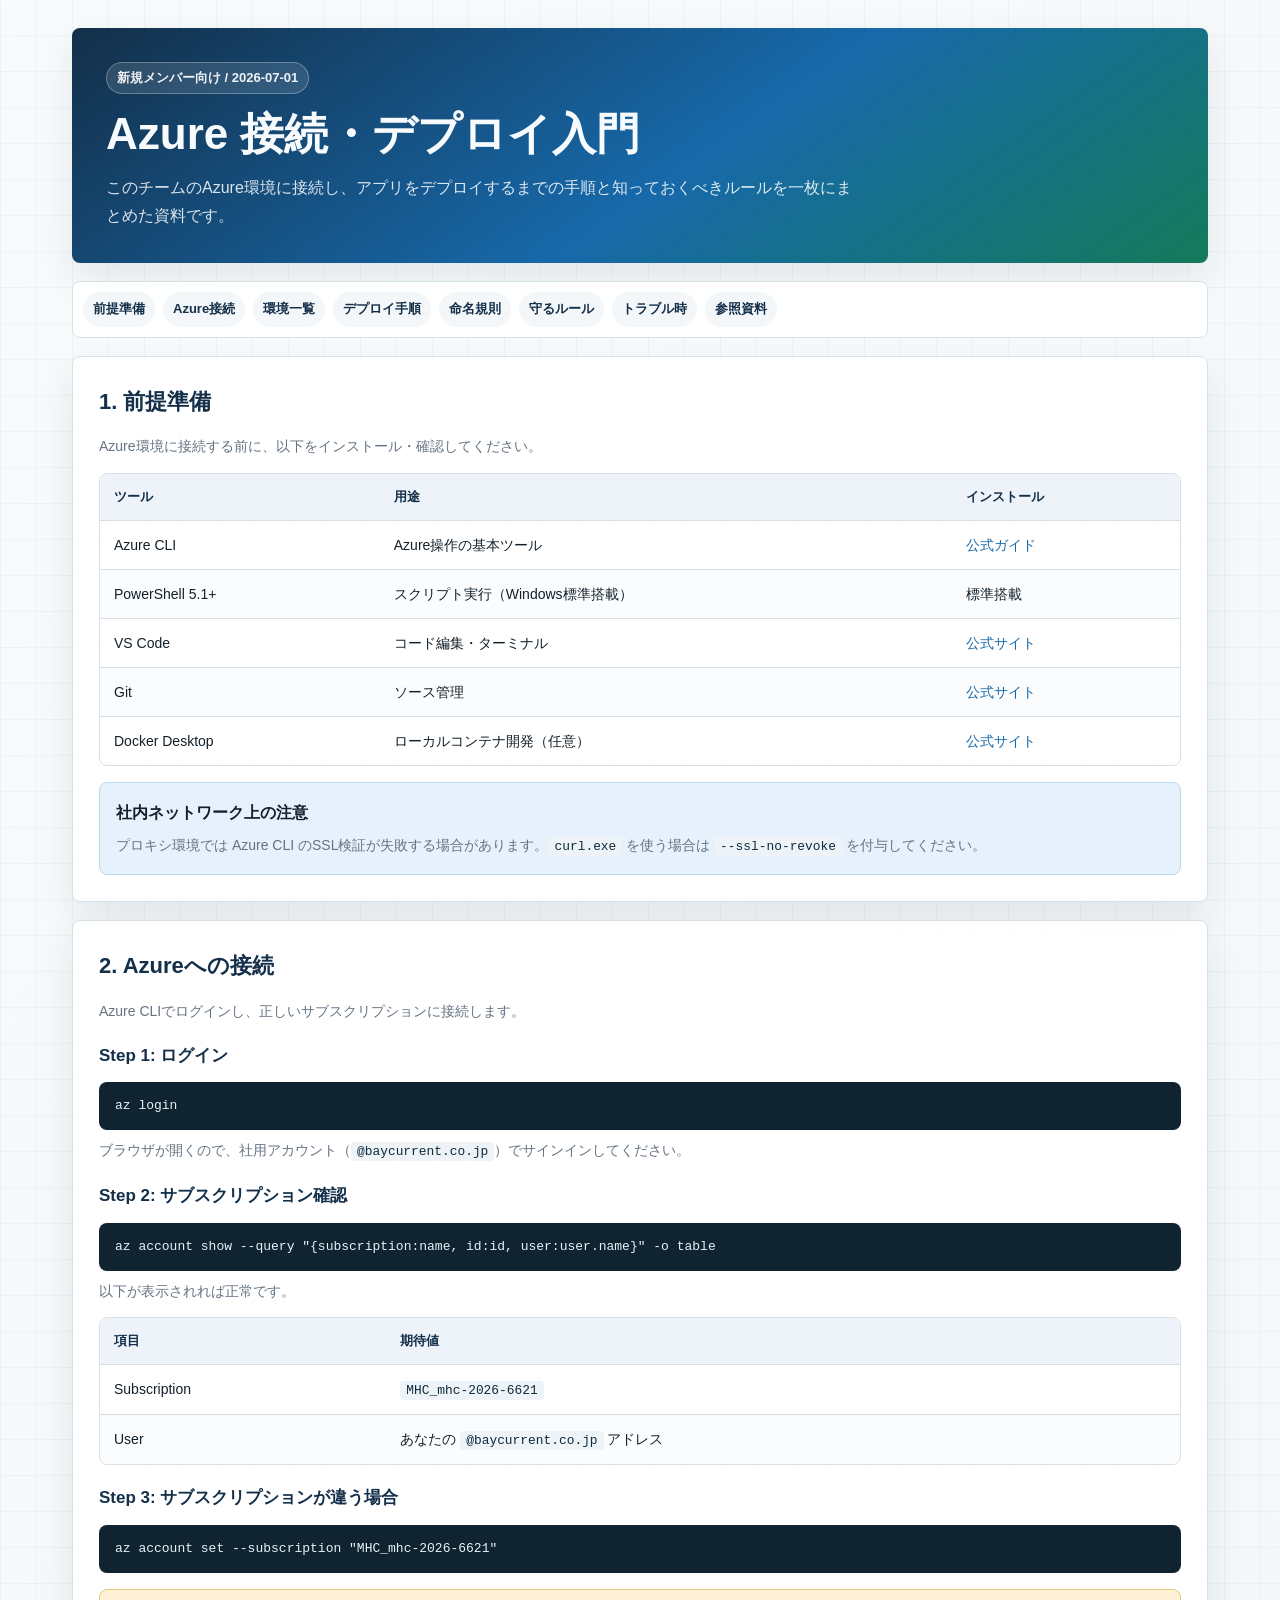
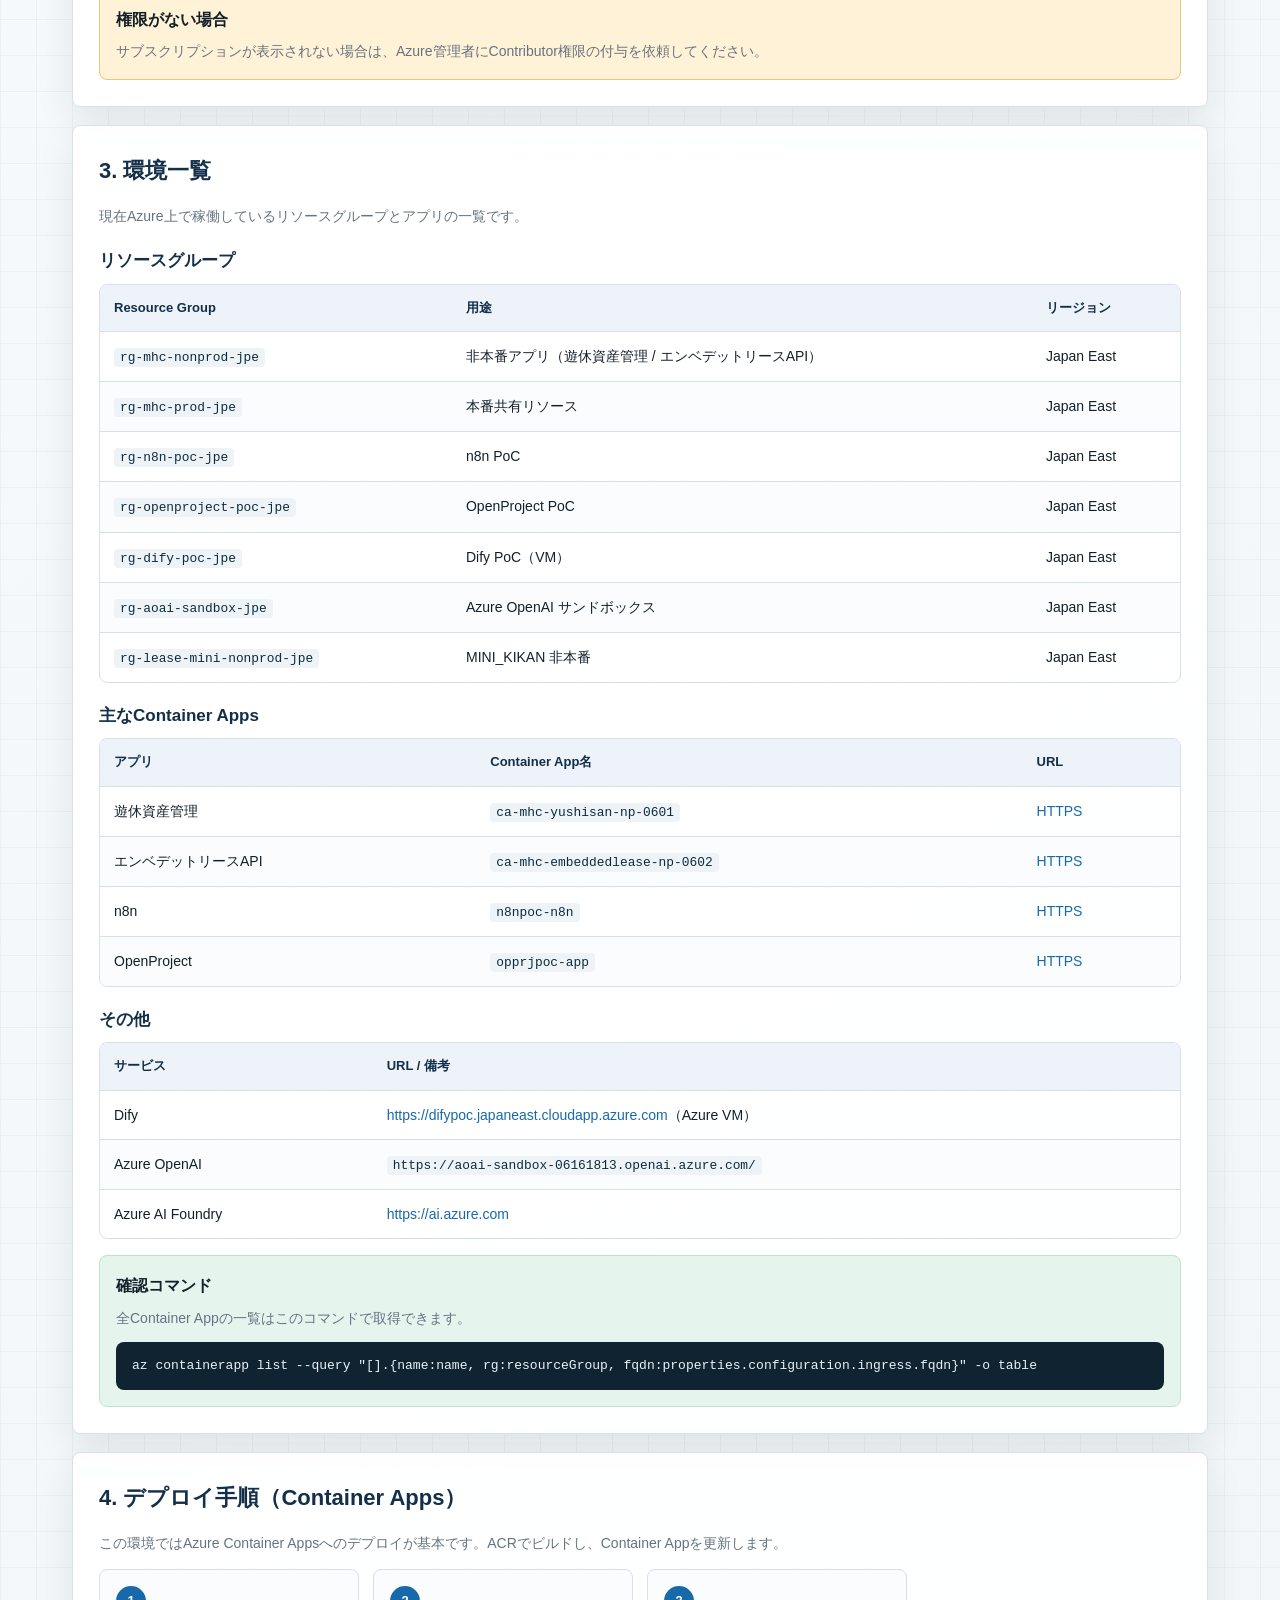
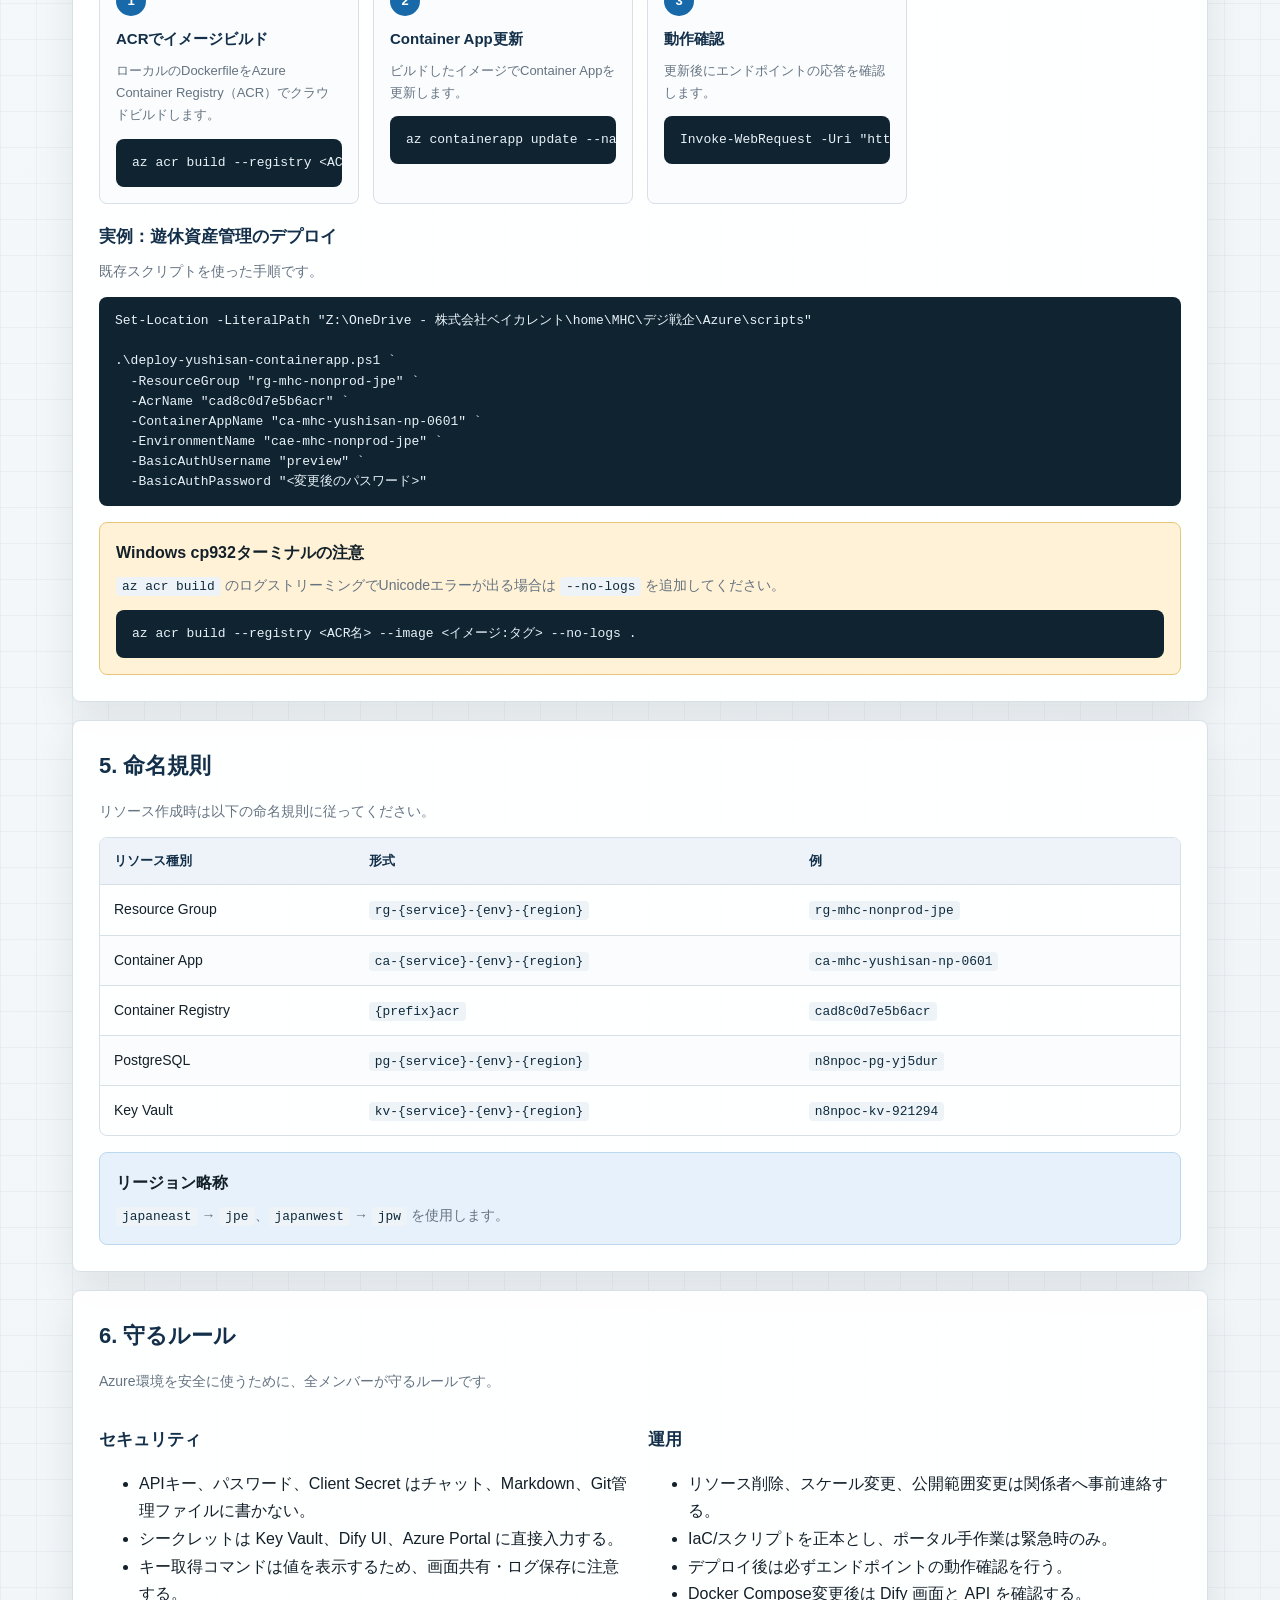
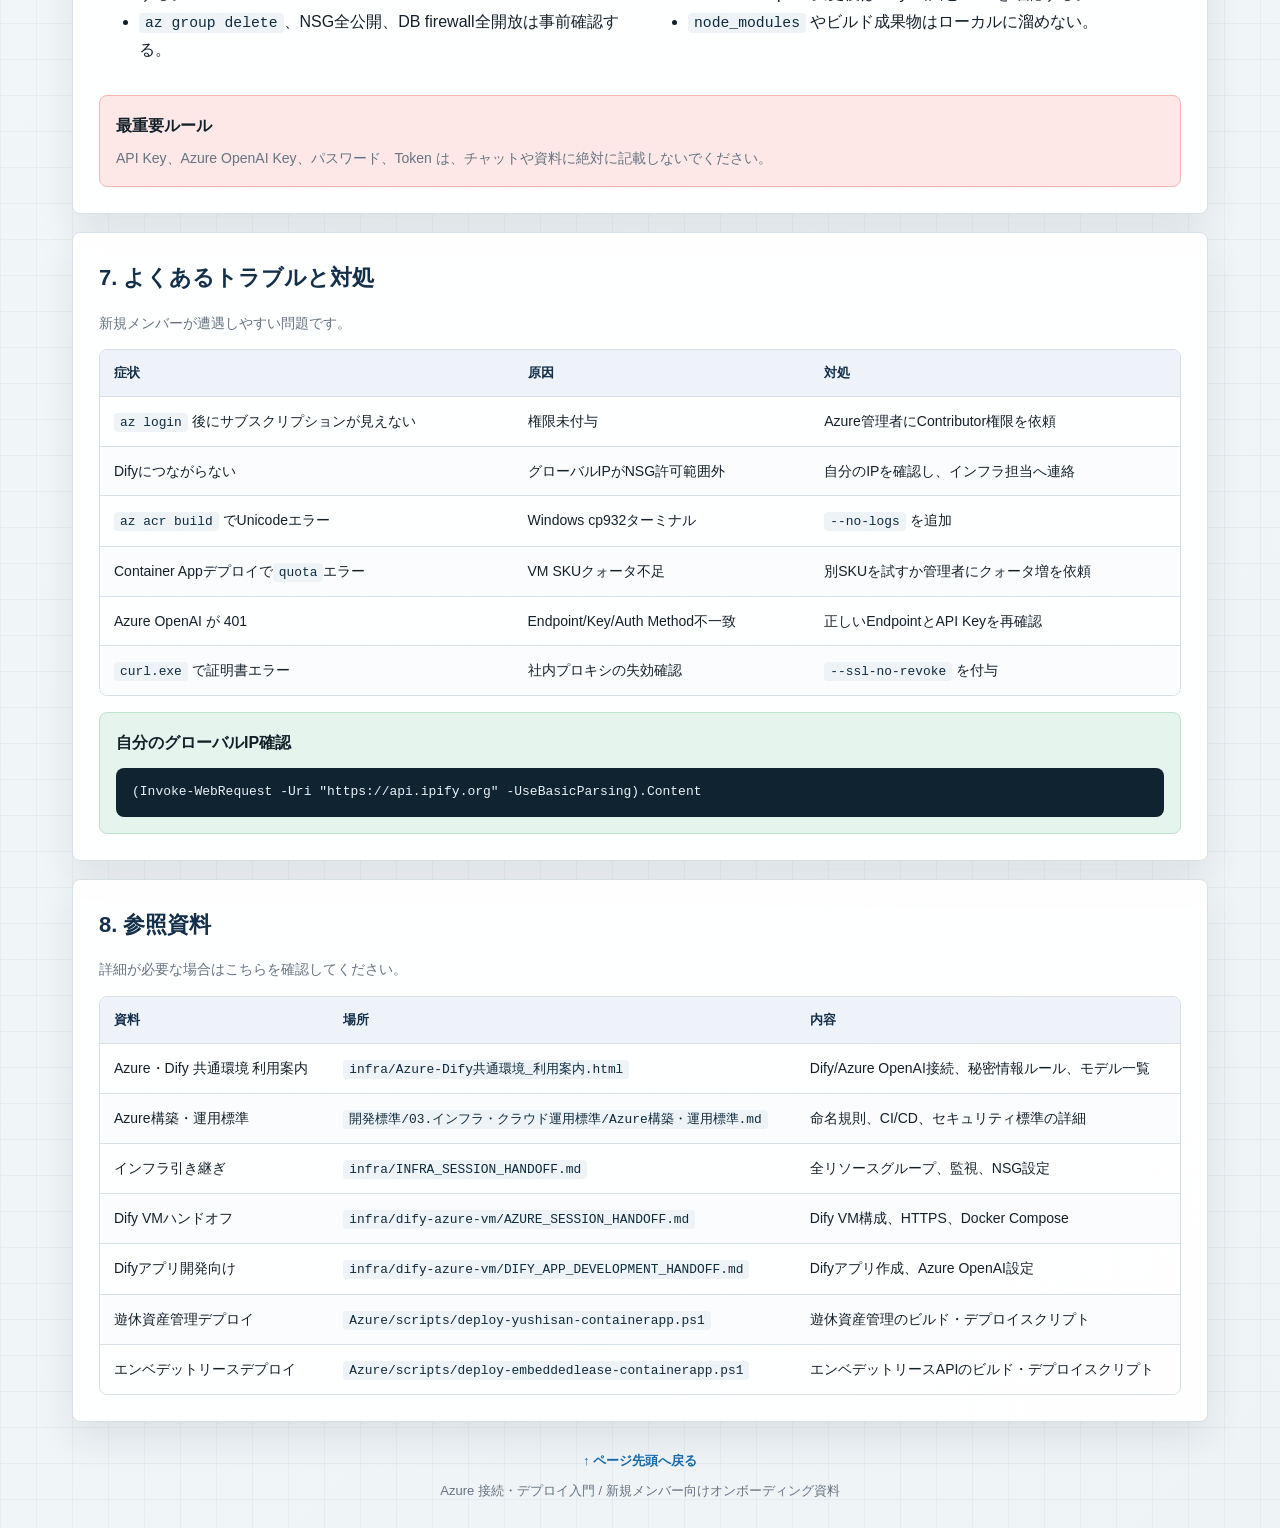
<file: Azure_Deployment_Guide.html>
<!doctype html>
<html lang="ja">
<head>
  <meta charset="utf-8">
  <meta name="viewport" content="width=device-width, initial-scale=1">
  <title>Azure 接続・デプロイ入門</title>
  <style>
    :root{--bg:#eef3f6;--paper:#fff;--ink:#13202a;--muted:#657382;--line:#d7e0e7;--navy:#132f49;--blue:#1769aa;--blue-soft:#e6f1fb;--green:#147a5a;--green-soft:#e5f5ee;--amber:#98640f;--amber-soft:#fff2d6;--red:#b42318;--red-soft:#fde8e7;--shadow:0 16px 38px rgba(19,32,42,.09);--radius:8px}
    *{box-sizing:border-box}html{scroll-behavior:smooth}body{margin:0;color:var(--ink);background:linear-gradient(90deg,rgba(19,47,73,.04) 1px,transparent 1px),linear-gradient(0deg,rgba(19,47,73,.04) 1px,transparent 1px),linear-gradient(135deg,#f8fbfc,var(--bg));background-size:36px 36px,36px 36px,auto;font-family:"Yu Gothic UI","Meiryo","Noto Sans JP",sans-serif;line-height:1.72}a{color:var(--blue);text-decoration:none;overflow-wrap:anywhere}a:hover{text-decoration:underline}code,pre{font-family:"Cascadia Mono","Consolas",monospace}code{padding:2px 6px;border-radius:4px;background:#eef3f7;color:#0e2b3d;font-size:.92em}pre{margin:12px 0 0;padding:14px 16px;overflow-x:auto;border-radius:var(--radius);color:#e8f2f8;background:#102331;line-height:1.55;font-size:13px}
    .page{max-width:1180px;margin:0 auto;padding:28px 22px 60px}
    .hero{padding:34px;color:#f8fbfd;background:linear-gradient(145deg,#132f49,#1769aa 55%,#147a5a);border-radius:var(--radius);box-shadow:var(--shadow);margin-bottom:18px}.eyebrow{display:inline-block;margin-bottom:14px;padding:4px 10px;border:1px solid rgba(255,255,255,.28);border-radius:999px;background:rgba(255,255,255,.12);color:rgba(255,255,255,.92);font-size:13px;font-weight:700}h1{margin:0 0 14px;font-size:clamp(28px,4vw,44px);line-height:1.18}.lead{max-width:760px;margin:0;color:rgba(248,251,253,.88);font-size:16px}
    .toc{position:sticky;top:0;z-index:2;margin:0 0 18px;padding:10px;border:1px solid var(--line);border-radius:var(--radius);background:rgba(255,255,255,.92);backdrop-filter:blur(8px)}.toc nav{display:flex;gap:8px;flex-wrap:wrap}.toc a{padding:6px 10px;border-radius:999px;color:var(--navy);background:#f4f7f9;font-size:13px;font-weight:700}.toc a:hover{background:var(--blue-soft);color:var(--blue)}
    .panel{margin:18px 0;padding:26px;background:rgba(255,255,255,.96);border:1px solid var(--line);border-radius:var(--radius);box-shadow:var(--shadow)}.panel h2{margin:0 0 14px;font-size:22px;color:var(--navy)}.panel h3{margin:18px 0 8px;font-size:17px;color:var(--navy)}.panel-sub{margin:0 0 14px;color:var(--muted);font-size:14px}
    .cols-2{display:grid;grid-template-columns:repeat(2,minmax(0,1fr));gap:16px}
    .tag{display:inline-flex;align-items:center;min-height:24px;padding:2px 8px;border-radius:999px;font-size:12px;font-weight:700}.tag.blue{background:var(--blue-soft);color:var(--blue)}.tag.green{background:var(--green-soft);color:var(--green)}.tag.amber{background:var(--amber-soft);color:var(--amber)}.tag.red{background:var(--red-soft);color:var(--red)}
    table{width:100%;border-collapse:separate;border-spacing:0;border:1px solid var(--line);border-radius:var(--radius);overflow:hidden;font-size:14px}th,td{padding:12px 14px;text-align:left;vertical-align:top;border-bottom:1px solid var(--line)}th{color:var(--navy);background:#edf3f8;font-size:13px;white-space:nowrap}tr:last-child td{border-bottom:0}tr:nth-child(even) td{background:#fafcfd}
    .callout{padding:16px;border:1px solid;border-radius:var(--radius)}.callout strong{display:block;margin-bottom:6px}.callout p,.callout ul,.callout ol{margin:0;color:var(--muted);font-size:14px}.callout.blue{border-color:#bdd7ec;background:var(--blue-soft)}.callout.amber{border-color:#e7c77d;background:var(--amber-soft)}.callout.red{border-color:#f1b8b4;background:var(--red-soft)}.callout.green{border-color:#bde3cf;background:var(--green-soft)}
    .step-grid{display:grid;grid-template-columns:repeat(auto-fill,minmax(260px,1fr));gap:14px}.step-card{padding:16px;background:#fafcfd;border:1px solid var(--line);border-radius:var(--radius)}.num{display:inline-grid;place-items:center;width:30px;height:30px;margin-bottom:10px;border-radius:50%;color:#fff;background:var(--blue);font-weight:700;font-size:13px}.step-card h3{margin:0 0 8px;font-size:15px}.step-card p{margin:0;color:var(--muted);font-size:13px}
    .footer{margin-top:28px;color:var(--muted);text-align:center;font-size:13px}
    @media(max-width:980px){.cols-2,.step-grid{grid-template-columns:1fr}.toc{position:static}}
    @media(max-width:640px){.page{padding:16px 12px 40px}.hero,.panel{padding:20px}table{display:block;overflow-x:auto;white-space:nowrap}}
    @media print{body{background:#fff}.page{max-width:none;padding:0}.hero,.panel,.step-card{box-shadow:none;break-inside:avoid}.toc{display:none}}
  </style>
</head>
<body>
  <main class="page">

    <header class="hero">
      <div class="eyebrow">新規メンバー向け / 2026-07-01</div>
      <h1>Azure 接続・デプロイ入門</h1>
      <p class="lead">このチームのAzure環境に接続し、アプリをデプロイするまでの手順と知っておくべきルールを一枚にまとめた資料です。</p>
    </header>

    <div class="toc"><nav aria-label="目次"><a href="#prereq">前提準備</a><a href="#login">Azure接続</a><a href="#landscape">環境一覧</a><a href="#deploy">デプロイ手順</a><a href="#naming">命名規則</a><a href="#rules">守るルール</a><a href="#trouble">トラブル時</a><a href="#ref">参照資料</a></nav></div>

    <!-- 1. 前提準備 -->
    <section class="panel" id="prereq">
      <h2>1. 前提準備</h2>
      <p class="panel-sub">Azure環境に接続する前に、以下をインストール・確認してください。</p>
      <table>
        <thead><tr><th scope="col">ツール</th><th scope="col">用途</th><th scope="col">インストール</th></tr></thead>
        <tbody>
          <tr><td>Azure CLI</td><td>Azure操作の基本ツール</td><td><a href="https://learn.microsoft.com/ja-jp/cli/azure/install-azure-cli">公式ガイド</a></td></tr>
          <tr><td>PowerShell 5.1+</td><td>スクリプト実行（Windows標準搭載）</td><td>標準搭載</td></tr>
          <tr><td>VS Code</td><td>コード編集・ターミナル</td><td><a href="https://code.visualstudio.com/">公式サイト</a></td></tr>
          <tr><td>Git</td><td>ソース管理</td><td><a href="https://git-scm.com/">公式サイト</a></td></tr>
          <tr><td>Docker Desktop</td><td>ローカルコンテナ開発（任意）</td><td><a href="https://www.docker.com/products/docker-desktop/">公式サイト</a></td></tr>
        </tbody>
      </table>
      <div class="callout blue" style="margin-top:16px;">
        <strong>社内ネットワーク上の注意</strong>
        <p>プロキシ環境では Azure CLI のSSL検証が失敗する場合があります。<code>curl.exe</code> を使う場合は <code>--ssl-no-revoke</code> を付与してください。</p>
      </div>
    </section>

    <!-- 2. Azure接続 -->
    <section class="panel" id="login">
      <h2>2. Azureへの接続</h2>
      <p class="panel-sub">Azure CLIでログインし、正しいサブスクリプションに接続します。</p>

      <h3>Step 1: ログイン</h3>
      <pre>az login</pre>
      <p style="color:var(--muted);font-size:14px;margin-top:8px;">ブラウザが開くので、社用アカウント（<code>@baycurrent.co.jp</code>）でサインインしてください。</p>

      <h3>Step 2: サブスクリプション確認</h3>
      <pre>az account show --query "{subscription:name, id:id, user:user.name}" -o table</pre>
      <p style="color:var(--muted);font-size:14px;margin-top:8px;">以下が表示されれば正常です。</p>
      <table>
        <thead><tr><th scope="col">項目</th><th scope="col">期待値</th></tr></thead>
        <tbody>
          <tr><td>Subscription</td><td><code>MHC_mhc-2026-6621</code></td></tr>
          <tr><td>User</td><td>あなたの <code>@baycurrent.co.jp</code> アドレス</td></tr>
        </tbody>
      </table>

      <h3>Step 3: サブスクリプションが違う場合</h3>
      <pre>az account set --subscription "MHC_mhc-2026-6621"</pre>

      <div class="callout amber" style="margin-top:16px;">
        <strong>権限がない場合</strong>
        <p>サブスクリプションが表示されない場合は、Azure管理者にContributor権限の付与を依頼してください。</p>
      </div>
    </section>

    <!-- 3. 環境一覧 -->
    <section class="panel" id="landscape">
      <h2>3. 環境一覧</h2>
      <p class="panel-sub">現在Azure上で稼働しているリソースグループとアプリの一覧です。</p>

      <h3>リソースグループ</h3>
      <table>
        <thead><tr><th scope="col">Resource Group</th><th scope="col">用途</th><th scope="col">リージョン</th></tr></thead>
        <tbody>
          <tr><td><code>rg-mhc-nonprod-jpe</code></td><td>非本番アプリ（遊休資産管理 / エンベデットリースAPI）</td><td>Japan East</td></tr>
          <tr><td><code>rg-mhc-prod-jpe</code></td><td>本番共有リソース</td><td>Japan East</td></tr>
          <tr><td><code>rg-n8n-poc-jpe</code></td><td>n8n PoC</td><td>Japan East</td></tr>
          <tr><td><code>rg-openproject-poc-jpe</code></td><td>OpenProject PoC</td><td>Japan East</td></tr>
          <tr><td><code>rg-dify-poc-jpe</code></td><td>Dify PoC（VM）</td><td>Japan East</td></tr>
          <tr><td><code>rg-aoai-sandbox-jpe</code></td><td>Azure OpenAI サンドボックス</td><td>Japan East</td></tr>
          <tr><td><code>rg-lease-mini-nonprod-jpe</code></td><td>MINI_KIKAN 非本番</td><td>Japan East</td></tr>
        </tbody>
      </table>

      <h3>主なContainer Apps</h3>
      <table>
        <thead><tr><th scope="col">アプリ</th><th scope="col">Container App名</th><th scope="col">URL</th></tr></thead>
        <tbody>
          <tr><td>遊休資産管理</td><td><code>ca-mhc-yushisan-np-0601</code></td><td><a href="https://ca-mhc-yushisan-np-0601.calmplant-b3a71e79.japaneast.azurecontainerapps.io">HTTPS</a></td></tr>
          <tr><td>エンベデットリースAPI</td><td><code>ca-mhc-embeddedlease-np-0602</code></td><td><a href="https://ca-mhc-embeddedlease-np-0602.calmplant-b3a71e79.japaneast.azurecontainerapps.io">HTTPS</a></td></tr>
          <tr><td>n8n</td><td><code>n8npoc-n8n</code></td><td><a href="https://n8npoc-n8n.agreeabletree-c051025c.japaneast.azurecontainerapps.io">HTTPS</a></td></tr>
          <tr><td>OpenProject</td><td><code>opprjpoc-app</code></td><td><a href="https://opprjpoc-app.nicemushroom-4efefa02.japaneast.azurecontainerapps.io">HTTPS</a></td></tr>
        </tbody>
      </table>

      <h3>その他</h3>
      <table>
        <thead><tr><th scope="col">サービス</th><th scope="col">URL / 備考</th></tr></thead>
        <tbody>
          <tr><td>Dify</td><td><a href="https://difypoc.japaneast.cloudapp.azure.com">https://difypoc.japaneast.cloudapp.azure.com</a>（Azure VM）</td></tr>
          <tr><td>Azure OpenAI</td><td><code>https://aoai-sandbox-06161813.openai.azure.com/</code></td></tr>
          <tr><td>Azure AI Foundry</td><td><a href="https://ai.azure.com">https://ai.azure.com</a></td></tr>
        </tbody>
      </table>

      <div class="callout green" style="margin-top:16px;">
        <strong>確認コマンド</strong>
        <p>全Container Appの一覧はこのコマンドで取得できます。</p>
        <pre>az containerapp list --query "[].{name:name, rg:resourceGroup, fqdn:properties.configuration.ingress.fqdn}" -o table</pre>
      </div>
    </section>

    <!-- 4. デプロイ手順 -->
    <section class="panel" id="deploy">
      <h2>4. デプロイ手順（Container Apps）</h2>
      <p class="panel-sub">この環境ではAzure Container Appsへのデプロイが基本です。ACRでビルドし、Container Appを更新します。</p>

      <div class="step-grid">
        <div class="step-card"><div class="num">1</div><h3>ACRでイメージビルド</h3><p>ローカルのDockerfileをAzure Container Registry（ACR）でクラウドビルドします。</p><pre>az acr build --registry &lt;ACR名&gt; --image &lt;イメージ:タグ&gt; --file Dockerfile .</pre></div>
        <div class="step-card"><div class="num">2</div><h3>Container App更新</h3><p>ビルドしたイメージでContainer Appを更新します。</p><pre>az containerapp update --name &lt;App名&gt; --resource-group &lt;RG名&gt; --image &lt;ACR&gt;.azurecr.io/&lt;イメージ:タグ&gt;</pre></div>
        <div class="step-card"><div class="num">3</div><h3>動作確認</h3><p>更新後にエンドポイントの応答を確認します。</p><pre>Invoke-WebRequest -Uri "https://&lt;FQDN&gt;" -UseBasicParsing</pre></div>
      </div>

      <h3>実例：遊休資産管理のデプロイ</h3>
      <p class="panel-sub">既存スクリプトを使った手順です。</p>
      <pre>Set-Location -LiteralPath "Z:\OneDrive - 株式会社ベイカレント\home\MHC\デジ戦企\Azure\scripts"

.\deploy-yushisan-containerapp.ps1 `
  -ResourceGroup "rg-mhc-nonprod-jpe" `
  -AcrName "cad8c0d7e5b6acr" `
  -ContainerAppName "ca-mhc-yushisan-np-0601" `
  -EnvironmentName "cae-mhc-nonprod-jpe" `
  -BasicAuthUsername "preview" `
  -BasicAuthPassword "&lt;変更後のパスワード&gt;"</pre>

      <div class="callout amber" style="margin-top:16px;">
        <strong>Windows cp932ターミナルの注意</strong>
        <p><code>az acr build</code> のログストリーミングでUnicodeエラーが出る場合は <code>--no-logs</code> を追加してください。</p>
        <pre>az acr build --registry &lt;ACR名&gt; --image &lt;イメージ:タグ&gt; --no-logs .</pre>
      </div>
    </section>

    <!-- 5. 命名規則 -->
    <section class="panel" id="naming">
      <h2>5. 命名規則</h2>
      <p class="panel-sub">リソース作成時は以下の命名規則に従ってください。</p>
      <table>
        <thead><tr><th scope="col">リソース種別</th><th scope="col">形式</th><th scope="col">例</th></tr></thead>
        <tbody>
          <tr><td>Resource Group</td><td><code>rg-{service}-{env}-{region}</code></td><td><code>rg-mhc-nonprod-jpe</code></td></tr>
          <tr><td>Container App</td><td><code>ca-{service}-{env}-{region}</code></td><td><code>ca-mhc-yushisan-np-0601</code></td></tr>
          <tr><td>Container Registry</td><td><code>{prefix}acr</code></td><td><code>cad8c0d7e5b6acr</code></td></tr>
          <tr><td>PostgreSQL</td><td><code>pg-{service}-{env}-{region}</code></td><td><code>n8npoc-pg-yj5dur</code></td></tr>
          <tr><td>Key Vault</td><td><code>kv-{service}-{env}-{region}</code></td><td><code>n8npoc-kv-921294</code></td></tr>
        </tbody>
      </table>
      <div class="callout blue" style="margin-top:16px;">
        <strong>リージョン略称</strong>
        <p><code>japaneast</code> → <code>jpe</code>、<code>japanwest</code> → <code>jpw</code> を使用します。</p>
      </div>
    </section>

    <!-- 6. 守るルール -->
    <section class="panel" id="rules">
      <h2>6. 守るルール</h2>
      <p class="panel-sub">Azure環境を安全に使うために、全メンバーが守るルールです。</p>
      <div class="cols-2">
        <div>
          <h3>セキュリティ</h3>
          <ul>
            <li>APIキー、パスワード、Client Secret はチャット、Markdown、Git管理ファイルに書かない。</li>
            <li>シークレットは Key Vault、Dify UI、Azure Portal に直接入力する。</li>
            <li>キー取得コマンドは値を表示するため、画面共有・ログ保存に注意する。</li>
            <li><code>az group delete</code>、NSG全公開、DB firewall全開放は事前確認する。</li>
          </ul>
        </div>
        <div>
          <h3>運用</h3>
          <ul>
            <li>リソース削除、スケール変更、公開範囲変更は関係者へ事前連絡する。</li>
            <li>IaC/スクリプトを正本とし、ポータル手作業は緊急時のみ。</li>
            <li>デプロイ後は必ずエンドポイントの動作確認を行う。</li>
            <li>Docker Compose変更後は Dify 画面と API を確認する。</li>
            <li><code>node_modules</code> やビルド成果物はローカルに溜めない。</li>
          </ul>
        </div>
      </div>
      <div class="callout red" style="margin-top:16px;">
        <strong>最重要ルール</strong>
        <p>API Key、Azure OpenAI Key、パスワード、Token は、チャットや資料に絶対に記載しないでください。</p>
      </div>
    </section>

    <!-- 7. トラブル時 -->
    <section class="panel" id="trouble">
      <h2>7. よくあるトラブルと対処</h2>
      <p class="panel-sub">新規メンバーが遭遇しやすい問題です。</p>
      <table>
        <thead><tr><th scope="col">症状</th><th scope="col">原因</th><th scope="col">対処</th></tr></thead>
        <tbody>
          <tr><td><code>az login</code> 後にサブスクリプションが見えない</td><td>権限未付与</td><td>Azure管理者にContributor権限を依頼</td></tr>
          <tr><td>Difyにつながらない</td><td>グローバルIPがNSG許可範囲外</td><td>自分のIPを確認し、インフラ担当へ連絡</td></tr>
          <tr><td><code>az acr build</code> でUnicodeエラー</td><td>Windows cp932ターミナル</td><td><code>--no-logs</code> を追加</td></tr>
          <tr><td>Container Appデプロイで<code>quota</code>エラー</td><td>VM SKUクォータ不足</td><td>別SKUを試すか管理者にクォータ増を依頼</td></tr>
          <tr><td>Azure OpenAI が 401</td><td>Endpoint/Key/Auth Method不一致</td><td>正しいEndpointとAPI Keyを再確認</td></tr>
          <tr><td><code>curl.exe</code> で証明書エラー</td><td>社内プロキシの失効確認</td><td><code>--ssl-no-revoke</code> を付与</td></tr>
        </tbody>
      </table>
      <div class="callout green" style="margin-top:16px;">
        <strong>自分のグローバルIP確認</strong>
        <pre>(Invoke-WebRequest -Uri "https://api.ipify.org" -UseBasicParsing).Content</pre>
      </div>
    </section>

    <!-- 8. 参照資料 -->
    <section class="panel" id="ref">
      <h2>8. 参照資料</h2>
      <p class="panel-sub">詳細が必要な場合はこちらを確認してください。</p>
      <table>
        <thead><tr><th scope="col">資料</th><th scope="col">場所</th><th scope="col">内容</th></tr></thead>
        <tbody>
          <tr><td>Azure・Dify 共通環境 利用案内</td><td><code>infra/Azure-Dify共通環境_利用案内.html</code></td><td>Dify/Azure OpenAI接続、秘密情報ルール、モデル一覧</td></tr>
          <tr><td>Azure構築・運用標準</td><td><code>開発標準/03.インフラ・クラウド運用標準/Azure構築・運用標準.md</code></td><td>命名規則、CI/CD、セキュリティ標準の詳細</td></tr>
          <tr><td>インフラ引き継ぎ</td><td><code>infra/INFRA_SESSION_HANDOFF.md</code></td><td>全リソースグループ、監視、NSG設定</td></tr>
          <tr><td>Dify VMハンドオフ</td><td><code>infra/dify-azure-vm/AZURE_SESSION_HANDOFF.md</code></td><td>Dify VM構成、HTTPS、Docker Compose</td></tr>
          <tr><td>Difyアプリ開発向け</td><td><code>infra/dify-azure-vm/DIFY_APP_DEVELOPMENT_HANDOFF.md</code></td><td>Difyアプリ作成、Azure OpenAI設定</td></tr>
          <tr><td>遊休資産管理デプロイ</td><td><code>Azure/scripts/deploy-yushisan-containerapp.ps1</code></td><td>遊休資産管理のビルド・デプロイスクリプト</td></tr>
          <tr><td>エンベデットリースデプロイ</td><td><code>Azure/scripts/deploy-embeddedlease-containerapp.ps1</code></td><td>エンベデットリースAPIのビルド・デプロイスクリプト</td></tr>
        </tbody>
      </table>
    </section>

    <footer class="footer">
      <a href="#" style="display:inline-block;margin-bottom:8px;color:var(--blue);font-weight:700">&#8593; ページ先頭へ戻る</a><br>
      Azure 接続・デプロイ入門 / 新規メンバー向けオンボーディング資料
    </footer>
  </main>
</body>
</html>
</file>
